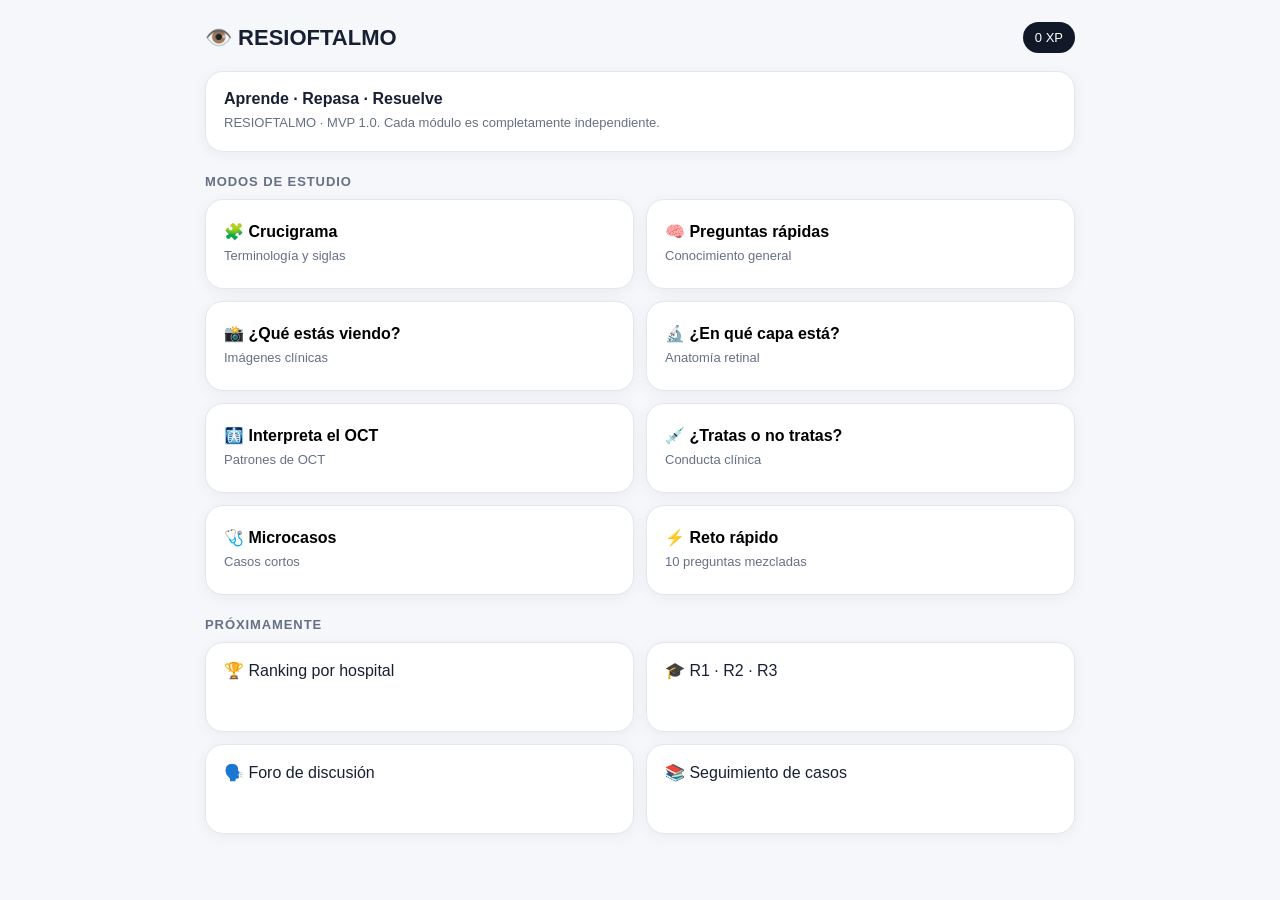
<file: index.html>
<!doctype html><html lang="es"><head><meta charset="utf-8"><meta name="viewport" content="width=device-width,initial-scale=1"><meta name="theme-color" content="#111827"><title>Inicio · RESIOFTALMO</title><style>*{box-sizing:border-box}body{margin:0;font-family:-apple-system,BlinkMacSystemFont,"Segoe UI",Arial,sans-serif;background:#f5f7fb;color:#172033}main{max-width:900px;margin:auto;padding:22px 15px}.top{display:flex;justify-content:space-between;align-items:center;margin-bottom:18px}.brand{font-weight:900;font-size:22px}.xp{background:#111827;color:white;border-radius:999px;padding:8px 12px;font-size:13px}.card,.mode,.box,.feedback{background:white;border:1px solid #e1e6ef;border-radius:18px;padding:18px;box-shadow:0 3px 15px rgba(0,0,0,.05)}.grid{display:grid;grid-template-columns:1fr 1fr;gap:12px}.mode{min-height:90px;text-align:left;font-size:16px;cursor:pointer}.small{display:block;color:#667085;font-size:13px;line-height:1.45;margin-top:6px}.section{font-size:13px;font-weight:800;color:#667085;letter-spacing:.07em;text-transform:uppercase;margin:22px 0 10px}.back{border:0;background:none;padding:5px 0 12px;font-size:15px;cursor:pointer}.badge{display:inline-block;background:#e8eefc;color:#304a9a;border-radius:999px;padding:6px 10px;font-size:12px;font-weight:800}.question{font-size:21px;font-weight:800;line-height:1.35;margin:15px 0}.answers{display:grid;gap:10px}.answer,.primary{width:100%;border:1px solid #d5dbe5;background:white;border-radius:13px;padding:14px;text-align:left;font-size:16px;cursor:pointer}.answer.correct{background:#e9f8ef;border-color:#198754}.answer.wrong{background:#fff0f0;border-color:#c92a2a}.primary{background:#111827;color:white;text-align:center;margin-top:14px}.hidden{display:none!important}.feedback{margin-top:14px;line-height:1.5}.clinical-img{width:100%;max-height:430px;object-fit:contain;background:#111827;border-radius:16px;margin:12px 0}.source{font-size:11px;color:#667085;margin-top:8px}@media(max-width:650px){.grid{grid-template-columns:1fr}.question{font-size:19px}}</style></head><body><main><div class="top"><div class="brand">👁️ RESIOFTALMO</div><div class="xp" id="xp">0 XP</div></div><div class="card"><b>Aprende · Repasa · Resuelve</b><span class="small">RESIOFTALMO · MVP 1.0. Cada módulo es completamente independiente.</span></div><div class="section">Modos de estudio</div><div class="grid">
<button class="mode" onclick="location.href='crucigrama.html'"><b>🧩 Crucigrama</b><span class="small">Terminología y siglas</span></button>
<button class="mode" onclick="location.href='preguntas.html'"><b>🧠 Preguntas rápidas</b><span class="small">Conocimiento general</span></button>
<button class="mode" onclick="location.href='que-ves.html'"><b>📸 ¿Qué estás viendo?</b><span class="small">Imágenes clínicas</span></button>
<button class="mode" onclick="location.href='capas.html'"><b>🔬 ¿En qué capa está?</b><span class="small">Anatomía retinal</span></button>
<button class="mode" onclick="location.href='oct.html'"><b>🩻 Interpreta el OCT</b><span class="small">Patrones de OCT</span></button>
<button class="mode" onclick="location.href='tratamiento.html'"><b>💉 ¿Tratas o no tratas?</b><span class="small">Conducta clínica</span></button>
<button class="mode" onclick="location.href='microcasos.html'"><b>🩺 Microcasos</b><span class="small">Casos cortos</span></button>
<button class="mode" onclick="location.href='reto.html'"><b>⚡ Reto rápido</b><span class="small">10 preguntas mezcladas</span></button></div>
<div class="section">Próximamente</div><div class="grid"><div class="mode">🏆 Ranking por hospital</div><div class="mode">🎓 R1 · R2 · R3</div><div class="mode">🗣️ Foro de discusión</div><div class="mode">📚 Seguimiento de casos</div></div></main><script>let XP=Number(localStorage.getItem("resioftalmoXP")||0);function updateXP(){document.getElementById("xp").textContent=XP+" XP"}function home(){location.href="index.html"}function addXP(){XP+=100;localStorage.setItem("resioftalmoXP",XP);updateXP()}updateXP();</script></body></html>
</file>
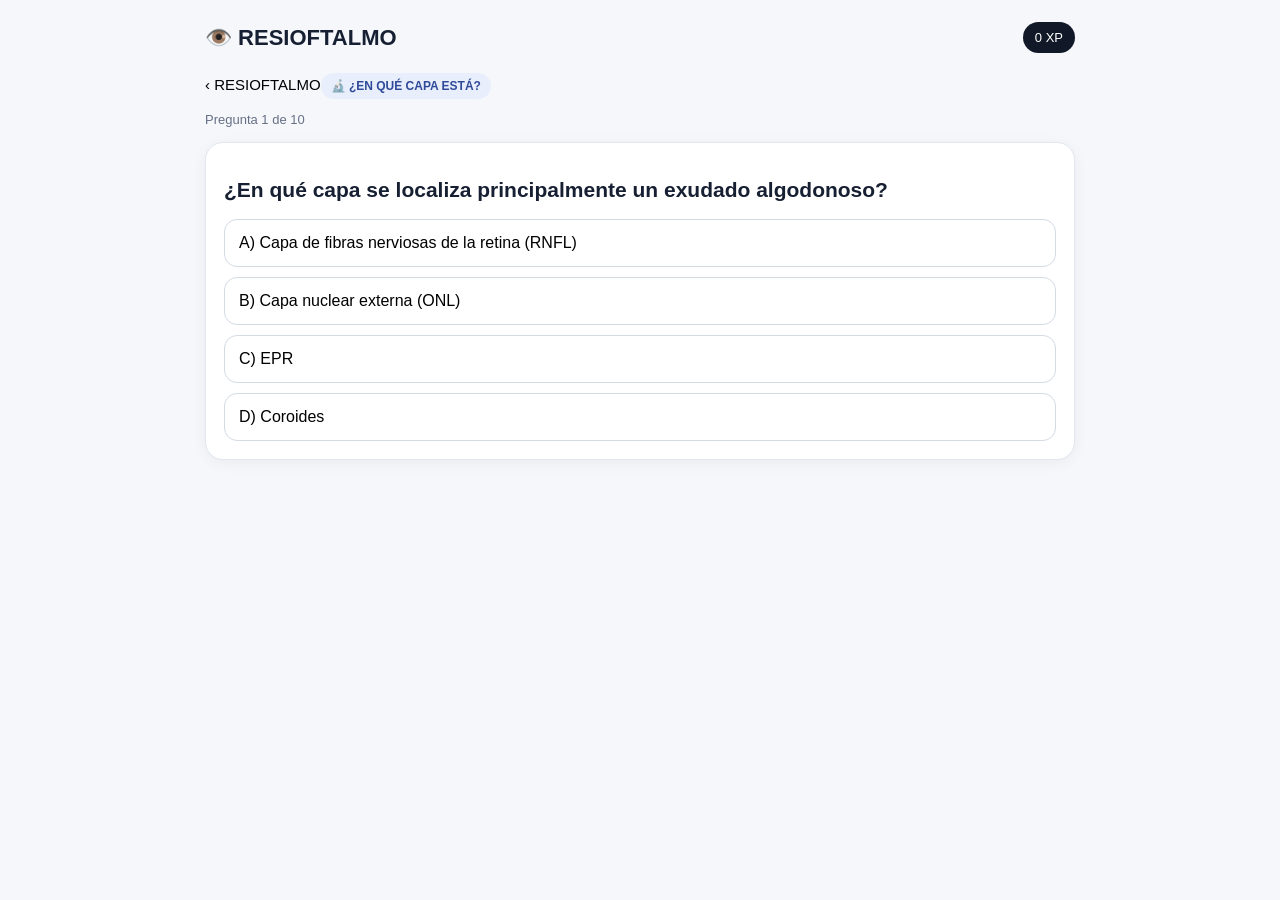
<file: capas.html>
<!doctype html><html lang="es"><head><meta charset="utf-8"><meta name="viewport" content="width=device-width,initial-scale=1"><meta name="theme-color" content="#111827"><title>🔬 ¿EN QUÉ CAPA ESTÁ? · RESIOFTALMO</title><style>*{box-sizing:border-box}body{margin:0;font-family:-apple-system,BlinkMacSystemFont,"Segoe UI",Arial,sans-serif;background:#f5f7fb;color:#172033}main{max-width:900px;margin:auto;padding:22px 15px}.top{display:flex;justify-content:space-between;align-items:center;margin-bottom:18px}.brand{font-weight:900;font-size:22px}.xp{background:#111827;color:white;border-radius:999px;padding:8px 12px;font-size:13px}.card,.mode,.box,.feedback{background:white;border:1px solid #e1e6ef;border-radius:18px;padding:18px;box-shadow:0 3px 15px rgba(0,0,0,.05)}.grid{display:grid;grid-template-columns:1fr 1fr;gap:12px}.mode{min-height:90px;text-align:left;font-size:16px;cursor:pointer}.small{display:block;color:#667085;font-size:13px;line-height:1.45;margin-top:6px}.section{font-size:13px;font-weight:800;color:#667085;letter-spacing:.07em;text-transform:uppercase;margin:22px 0 10px}.back{border:0;background:none;padding:5px 0 12px;font-size:15px;cursor:pointer}.badge{display:inline-block;background:#e8eefc;color:#304a9a;border-radius:999px;padding:6px 10px;font-size:12px;font-weight:800}.question{font-size:21px;font-weight:800;line-height:1.35;margin:15px 0}.answers{display:grid;gap:10px}.answer,.primary{width:100%;border:1px solid #d5dbe5;background:white;border-radius:13px;padding:14px;text-align:left;font-size:16px;cursor:pointer}.answer.correct{background:#e9f8ef;border-color:#198754}.answer.wrong{background:#fff0f0;border-color:#c92a2a}.primary{background:#111827;color:white;text-align:center;margin-top:14px}.hidden{display:none!important}.feedback{margin-top:14px;line-height:1.5}.clinical-img{width:100%;max-height:430px;object-fit:contain;background:#111827;border-radius:16px;margin:12px 0}.source{font-size:11px;color:#667085;margin-top:8px}@media(max-width:650px){.grid{grid-template-columns:1fr}.question{font-size:19px}}</style></head><body><main><div class="top"><div class="brand">👁️ RESIOFTALMO</div><div class="xp" id="xp">0 XP</div></div><button class="back" onclick="home()">‹ RESIOFTALMO</button><span class="badge">🔬 ¿EN QUÉ CAPA ESTÁ?</span><div class="small" id="count"></div><div class="box" style="margin-top:12px"><div id="q"></div><div id="answers" class="answers"></div><div id="fb" class="feedback hidden"></div><button class="primary hidden" id="next">Continuar →</button></div></main><script>let XP=Number(localStorage.getItem("resioftalmoXP")||0);function updateXP(){document.getElementById("xp").textContent=XP+" XP"}function home(){location.href="index.html"}function addXP(){XP+=100;localStorage.setItem("resioftalmoXP",XP);updateXP()}updateXP();const QS=[["¿En qué capa se localiza principalmente un exudado algodonoso?",["Capa de fibras nerviosas de la retina (RNFL)","Capa nuclear externa (ONL)","EPR","Coroides"],0,"Se relaciona con la capa de fibras nerviosas de la retina (RNFL, Retinal Nerve Fiber Layer).","Anatomía"],["En OCT, ¿qué patrón es compatible con una lesión isquémica superficial como un exudado algodonoso?",["Hiperreflectividad de capas internas","Líquido subretiniano","PED","Cavidad vítrea"],0,"Las lesiones isquémicas agudas de la retina interna pueden mostrar hiperreflectividad de las capas internas.","OCT"],["¿Qué estructura contiene los fotorreceptores?",["Retina neurosensorial","Coroides exclusivamente","Vítreo","Esclera"],0,"Los conos y bastones forman parte de la retina neurosensorial.","Anatomía retinal"],["¿Qué capa se encuentra directamente externa a los fotorreceptores en la organización clínica del OCT?",["Epitelio pigmentario de la retina (EPR)","RNFL","ILM","Vítreo"],0,"El EPR está externo a los segmentos de los fotorreceptores y participa en su soporte metabólico.","Anatomía OCT"],["ILM significa:",["Internal Limiting Membrane — membrana limitante interna","Inner Lens Membrane","Internal Macular Layer","Intermediate Limiting Macula"],0,"ILM es la membrana limitante interna, en la interfaz retina-vítreo.","OCT"],["RNFL significa:",["Retinal Nerve Fiber Layer — capa de fibras nerviosas de la retina","Retinal Nuclear Fiber Layer","Retinal Neurovascular Flow Layer","Retinal Foveal Nerve Layer"],0,"RNFL corresponde a la capa de fibras nerviosas de la retina.","OCT"],["GCC significa:",["Ganglion Cell Complex — complejo de células ganglionares","Glial Choroidal Complex","Ganglion Capillary Circle","Global Choroidal Count"],0,"GCC agrupa capas relacionadas con células ganglionares y sus prolongaciones; es usado en análisis de glaucoma.","OCT"],["¿Qué patrón de OCT corresponde a edema intrarretiniano?",["Espacios hiporreflectivos dentro de la retina","Espacio entre retina y EPR","Elevación del EPR exclusivamente","Hiperreflectividad coroidea aislada"],0,"El líquido intrarretiniano suele verse como espacios hiporreflectivos/císticos dentro de la retina.","OCT"],["DME significa:",["Diabetic Macular Edema — edema macular diabético","Dry Macular Epithelium","Diabetic Microvascular Exudation","Diffuse Macular Epithelium"],0,"DME es edema macular diabético.","DME"],["¿Cuál es una herramienta clave para cuantificar edema macular y caracterizar líquido?",["OCT","Paquimetría corneal","Campimetría exclusivamente","Topografía corneal"],0,"La OCT permite identificar y seguir líquido intrarretiniano, subretiniano y cambios estructurales maculares.","DME"]];let i=0,errors=0;function draw(){let z=QS[i];document.getElementById("count").textContent="Pregunta "+(i+1)+" de "+QS.length;document.getElementById("q").innerHTML="<div class='question'>"+z[0]+"</div>";document.getElementById("answers").innerHTML=z[1].map((a,n)=>"<button class='answer' onclick='pick("+n+")'>"+String.fromCharCode(65+n)+") "+a+"</button>").join("");document.getElementById("fb").classList.add("hidden");document.getElementById("next").classList.add("hidden")}function pick(n){let z=QS[i],bs=[...document.querySelectorAll(".answer")],ok=n===z[2];bs[z[2]].classList.add("correct");bs.forEach(b=>b.disabled=true);if(ok)addXP();else{bs[n].classList.add("wrong");errors++}document.getElementById("fb").innerHTML=(ok?"🎯 <b>Correcto.</b> +100 XP":"❌ <b>Incorrecto.</b>")+"<br><br><b>Perla:</b> "+z[3];document.getElementById("fb").classList.remove("hidden");document.getElementById("next").classList.remove("hidden")}document.getElementById("next").onclick=function(){i++;if(i>=QS.length){document.getElementById("q").innerHTML="<div class='question'>🎉 Ronda terminada</div>";document.getElementById("answers").innerHTML="<div class='card'>Errores: "+errors+" · XP total: "+XP+"</div>";document.getElementById("fb").classList.add("hidden");document.getElementById("next").classList.add("hidden")}else draw()};draw();</script></body></html>
</file>
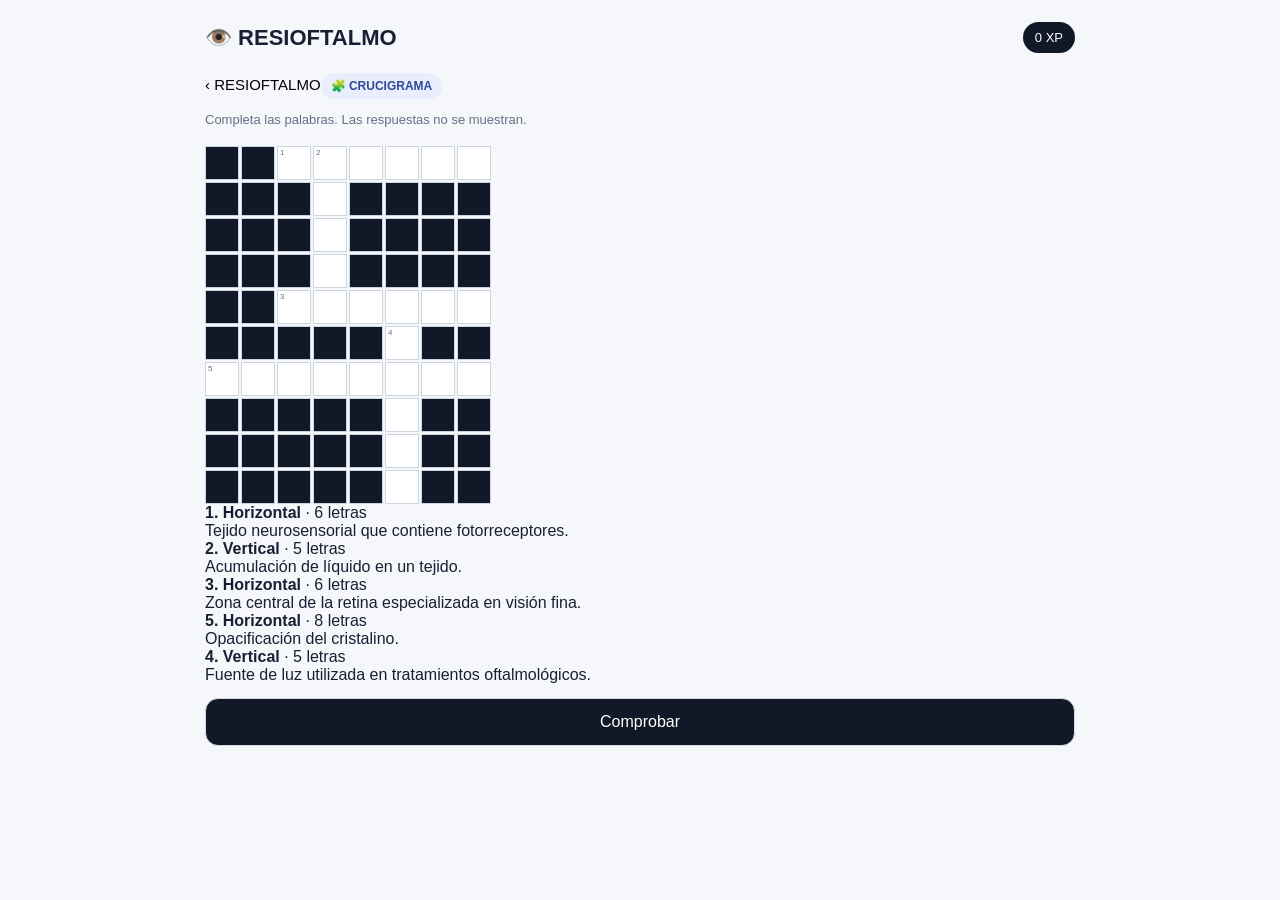
<file: crucigrama.html>
<!doctype html><html lang="es"><head><meta charset="utf-8"><meta name="viewport" content="width=device-width,initial-scale=1"><title>Crucigrama · RESIOFTALMO</title><style>*{box-sizing:border-box}body{margin:0;font-family:-apple-system,BlinkMacSystemFont,"Segoe UI",Arial,sans-serif;background:#f5f7fb;color:#172033}main{max-width:900px;margin:auto;padding:22px 15px}.top{display:flex;justify-content:space-between;align-items:center;margin-bottom:18px}.brand{font-weight:900;font-size:22px}.xp{background:#111827;color:white;border-radius:999px;padding:8px 12px;font-size:13px}.card,.mode,.box,.feedback{background:white;border:1px solid #e1e6ef;border-radius:18px;padding:18px;box-shadow:0 3px 15px rgba(0,0,0,.05)}.grid{display:grid;grid-template-columns:1fr 1fr;gap:12px}.mode{min-height:90px;text-align:left;font-size:16px;cursor:pointer}.small{display:block;color:#667085;font-size:13px;line-height:1.45;margin-top:6px}.section{font-size:13px;font-weight:800;color:#667085;letter-spacing:.07em;text-transform:uppercase;margin:22px 0 10px}.back{border:0;background:none;padding:5px 0 12px;font-size:15px;cursor:pointer}.badge{display:inline-block;background:#e8eefc;color:#304a9a;border-radius:999px;padding:6px 10px;font-size:12px;font-weight:800}.question{font-size:21px;font-weight:800;line-height:1.35;margin:15px 0}.answers{display:grid;gap:10px}.answer,.primary{width:100%;border:1px solid #d5dbe5;background:white;border-radius:13px;padding:14px;text-align:left;font-size:16px;cursor:pointer}.answer.correct{background:#e9f8ef;border-color:#198754}.answer.wrong{background:#fff0f0;border-color:#c92a2a}.primary{background:#111827;color:white;text-align:center;margin-top:14px}.hidden{display:none!important}.feedback{margin-top:14px;line-height:1.5}.clinical-img{width:100%;max-height:430px;object-fit:contain;background:#111827;border-radius:16px;margin:12px 0}.source{font-size:11px;color:#667085;margin-top:8px}@media(max-width:650px){.grid{grid-template-columns:1fr}.question{font-size:19px}}</style></head><body><main><div class="top"><div class="brand">👁️ RESIOFTALMO</div><div class="xp" id="xp">0 XP</div></div><button class="back" onclick="home()">‹ RESIOFTALMO</button><span class="badge">🧩 CRUCIGRAMA</span><div class="small">Completa las palabras. Las respuestas no se muestran.</div><div id="grid" style="overflow:auto;margin-top:16px"></div><div id="clues" class="clues"></div><button class="primary" onclick="check()">Comprobar</button><div id="result" class="feedback hidden"></div></main><script>let XP=Number(localStorage.getItem("resioftalmoXP")||0);function updateXP(){document.getElementById("xp").textContent=XP+" XP"}function home(){location.href="index.html"}function addXP(){XP+=100;localStorage.setItem("resioftalmoXP",XP);updateXP()}updateXP();const D={"rows":10,"cols":8,"cells":[{"r":0,"c":2,"ch":"R"},{"r":0,"c":3,"ch":"E"},{"r":0,"c":4,"ch":"T"},{"r":0,"c":5,"ch":"I"},{"r":0,"c":6,"ch":"N"},{"r":0,"c":7,"ch":"A"},{"r":1,"c":3,"ch":"D"},{"r":2,"c":3,"ch":"E"},{"r":3,"c":3,"ch":"M"},{"r":4,"c":3,"ch":"A"},{"r":4,"c":2,"ch":"M"},{"r":4,"c":4,"ch":"C"},{"r":4,"c":5,"ch":"U"},{"r":4,"c":6,"ch":"L"},{"r":4,"c":7,"ch":"A"},{"r":6,"c":0,"ch":"C"},{"r":6,"c":1,"ch":"A"},{"r":6,"c":2,"ch":"T"},{"r":6,"c":3,"ch":"A"},{"r":6,"c":4,"ch":"R"},{"r":6,"c":5,"ch":"A"},{"r":6,"c":6,"ch":"T"},{"r":6,"c":7,"ch":"A"},{"r":5,"c":5,"ch":"L"},{"r":7,"c":5,"ch":"S"},{"r":8,"c":5,"ch":"E"},{"r":9,"c":5,"ch":"R"}],"words":[{"word":"RETINA","dir":"H","r":0,"c":2,"clue":"Tejido neurosensorial que contiene fotorreceptores.","num":1},{"word":"EDEMA","dir":"V","r":0,"c":3,"clue":"Acumulación de líquido en un tejido.","num":2},{"word":"MACULA","dir":"H","r":4,"c":2,"clue":"Zona central de la retina especializada en visión fina.","num":3},{"word":"CATARATA","dir":"H","r":6,"c":0,"clue":"Opacificación del cristalino.","num":5},{"word":"LASER","dir":"V","r":5,"c":5,"clue":"Fuente de luz utilizada en tratamientos oftalmológicos.","num":4}]};const M={};D.cells.forEach(x=>M[x.r+"-"+x.c]=x);const G=document.getElementById("grid"),T=document.createElement("div");T.style.cssText="display:grid;grid-template-columns:repeat("+D.cols+",34px);gap:2px";for(let r=0;r<D.rows;r++)for(let c=0;c<D.cols;c++){let x=M[r+"-"+c],d=document.createElement("div");d.style.cssText="width:34px;height:34px;position:relative;background:"+(x?"white":"#111827")+";border:1px solid #cbd5e1";if(x){let inp=document.createElement("input");inp.maxLength=1;inp.dataset.answer=x.ch;inp.style.cssText="width:100%;height:100%;border:0;background:transparent;text-align:center;font-weight:800;font-size:18px;text-transform:uppercase";d.appendChild(inp);let w=D.words.find(w=>w.r===r&&w.c===c);if(w){let n=document.createElement("span");n.textContent=w.num;n.style.cssText="position:absolute;top:1px;left:2px;font-size:8px;color:#667085";d.appendChild(n)}}T.appendChild(d)}G.appendChild(T);D.words.forEach(w=>{let d=document.createElement("div");d.className="clue";d.innerHTML="<b>"+w.num+". "+(w.dir==="H"?"Horizontal":"Vertical")+"</b> · "+w.word.length+" letras<br>"+w.clue;document.getElementById("clues").appendChild(d)});function check(){let a=[...document.querySelectorAll("input")],ok=0;a.forEach(x=>{if(x.value.toUpperCase()===x.dataset.answer){x.style.color="green";ok++}else x.style.color="crimson"});result.innerHTML=ok===a.length?"🎯 <b>¡Correcto!</b>":"Correctas: "+ok+" de "+a.length;result.classList.remove("hidden")}</script></body></html>
</file>
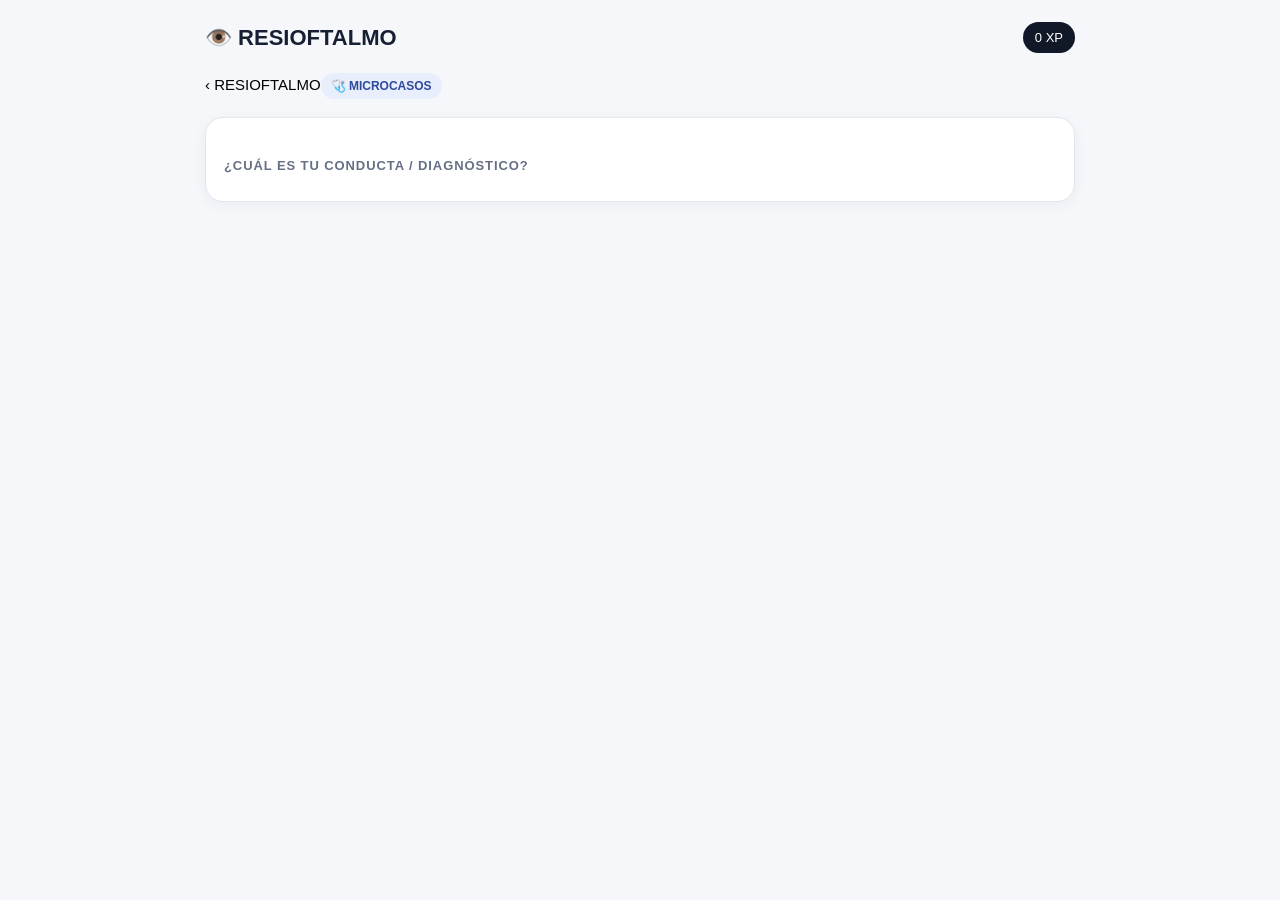
<file: microcasos.html>
<!doctype html><html lang="es"><head><meta charset="utf-8"><meta name="viewport" content="width=device-width,initial-scale=1"><title>Microcasos · RESIOFTALMO</title><style>*{box-sizing:border-box}body{margin:0;font-family:-apple-system,BlinkMacSystemFont,"Segoe UI",Arial,sans-serif;background:#f5f7fb;color:#172033}main{max-width:900px;margin:auto;padding:22px 15px}.top{display:flex;justify-content:space-between;align-items:center;margin-bottom:18px}.brand{font-weight:900;font-size:22px}.xp{background:#111827;color:white;border-radius:999px;padding:8px 12px;font-size:13px}.card,.mode,.box,.feedback{background:white;border:1px solid #e1e6ef;border-radius:18px;padding:18px;box-shadow:0 3px 15px rgba(0,0,0,.05)}.grid{display:grid;grid-template-columns:1fr 1fr;gap:12px}.mode{min-height:90px;text-align:left;font-size:16px;cursor:pointer}.small{display:block;color:#667085;font-size:13px;line-height:1.45;margin-top:6px}.section{font-size:13px;font-weight:800;color:#667085;letter-spacing:.07em;text-transform:uppercase;margin:22px 0 10px}.back{border:0;background:none;padding:5px 0 12px;font-size:15px;cursor:pointer}.badge{display:inline-block;background:#e8eefc;color:#304a9a;border-radius:999px;padding:6px 10px;font-size:12px;font-weight:800}.question{font-size:21px;font-weight:800;line-height:1.35;margin:15px 0}.answers{display:grid;gap:10px}.answer,.primary{width:100%;border:1px solid #d5dbe5;background:white;border-radius:13px;padding:14px;text-align:left;font-size:16px;cursor:pointer}.answer.correct{background:#e9f8ef;border-color:#198754}.answer.wrong{background:#fff0f0;border-color:#c92a2a}.primary{background:#111827;color:white;text-align:center;margin-top:14px}.hidden{display:none!important}.feedback{margin-top:14px;line-height:1.5}.clinical-img{width:100%;max-height:430px;object-fit:contain;background:#111827;border-radius:16px;margin:12px 0}.source{font-size:11px;color:#667085;margin-top:8px}@media(max-width:650px){.grid{grid-template-columns:1fr}.question{font-size:19px}}</style></head><body><main><div class="top"><div class="brand">👁️ RESIOFTALMO</div><div class="xp" id="xp">0 XP</div></div><button class="back" onclick="home()">‹ RESIOFTALMO</button><span class="badge">🩺 MICROCASOS</span><div class="small" id="count"></div><div class="box" style="margin-top:12px"><div id="case"></div><div class="section">¿Cuál es tu conducta / diagnóstico?</div><div id="answers" class="answers"></div><div id="fb" class="feedback hidden"></div><button class="primary hidden" id="next">Siguiente caso →</button></div></main><script>let XP=Number(localStorage.getItem("resioftalmoXP")||0);function updateXP(){document.getElementById("xp").textContent=XP+" XP"}function home(){location.href="index.html"}function addXP(){XP+=100;localStorage.setItem("resioftalmoXP",XP);updateXP()}updateXP();const C=[["Paciente de 58 años con diabetes de 15 años. Fondo de ojo: microaneurismas, hemorragias puntiformes y exudados duros, sin neovascularización. ¿Cuál es el diagnóstico?",["Retinopatía diabética no proliferativa","Retinopatía diabética proliferativa","Oclusión venosa","Degeneración macular"],0,"La ausencia de neovasos y estos hallazgos corresponden a retinopatía diabética no proliferativa."],["Paciente de 67 años con pérdida visual central y metamorfopsia. OCT: líquido intrarretiniano y subretiniano con lesión neovascular subfoveal. ¿Cuál es la conducta inicial?",["Observación","Anti-VEGF intravítreo","Fotocoagulación panretiniana","Capsulotomía YAG"],1,"El cuadro es compatible con DMAE neovascular activa; el tratamiento inicial es anti-VEGF intravítreo."],["Paciente de 72 años con PIO 26 mmHg, ángulo abierto, adelgazamiento inferior de RNFL y defecto arcuato superior en campimetría. ¿Diagnóstico?",["Hipertensión ocular aislada","Glaucoma primario de ángulo abierto","Glaucoma de ángulo cerrado","Neuritis óptica"],1,"Existe daño estructural y funcional glaucomatoso con ángulo abierto."],["Paciente de 70 años con visión borrosa progresiva, glare nocturno y opacidad nuclear amarillenta del cristalino. ¿Qué esperas principalmente?",["Disminución visual progresiva","Pérdida súbita de visión","Defecto pupilar aferente como hallazgo principal","Diplopía binocular obligatoria"],0,"La catarata produce disminución visual progresiva, glare y pérdida de contraste."],["Niño de 4 años con endotropía constante desde los 8 meses, hipermetropía moderada y fijación preferencial del ojo izquierdo. ¿Qué conducta debe considerarse?",["Solo observar","Corrección óptica y valoración de ambliopía/estrabismo","Fotocoagulación","Cirugía de catarata"],1,"Hay que corregir la ametropía y valorar/tratar ambliopía y características del estrabismo."],["Paciente de 64 años con flashes, miodesopsias súbitas y hemorragia vítrea que impide visualizar la retina. ¿Qué estudio es especialmente útil?",["Ultrasonido ocular modo B","Paquimetría","Topografía corneal","Biometría"],0,"El ultrasonido modo B permite valorar la retina cuando el fondo no es visible."],["OCT: banda hiperreflectiva sobre la superficie interna de la retina con distorsión de la arquitectura macular. ¿Diagnóstico?",["Membrana epirretiniana","Desprendimiento total de retina","Hemorragia coroidea","Catarata"],0,"La membrana epirretiniana se localiza sobre la superficie interna de la retina y puede generar tracción."],["Paciente hipertenso con hemorragias en llama, exudados algodonosos y estrechamiento arteriolar. ¿Diagnóstico?",["Retinopatía hipertensiva","Retinopatía del prematuro","Retinitis por CMV","Desprendimiento de retina"],0,"Los hallazgos son característicos de retinopatía hipertensiva."]];let i=0,e=0;function draw(){let z=C[i];count.textContent="Caso "+(i+1)+" de "+C.length;case_.innerHTML="<div class='question'>"+z[0]+"</div>";answers.innerHTML=z[1].map((a,n)=>"<button class='answer' onclick='pick("+n+")'>"+String.fromCharCode(65+n)+") "+a+"</button>").join("");fb.classList.add("hidden");next.classList.add("hidden")}function pick(n){let z=C[i],bs=[...document.querySelectorAll(".answer")],ok=n===z[2];bs[z[2]].classList.add("correct");bs.forEach(b=>b.disabled=true);if(ok)addXP();else{bs[n].classList.add("wrong");e++}fb.innerHTML=(ok?"🎯 <b>Correcto.</b> +100 XP":"❌ <b>Incorrecto.</b>")+"<br><br><b>Razonamiento:</b> "+z[3];fb.classList.remove("hidden");next.classList.remove("hidden")}next.onclick=()=>{i++;if(i<C.length)draw();else{case_.innerHTML="<div class='question'>🎉 Casos terminados</div>";answers.innerHTML="<div class='card'>Errores: "+e+" · XP total: "+XP+"</div>";fb.classList.add("hidden");next.classList.add("hidden")}};const case_=document.getElementById("case"),answers=document.getElementById("answers"),fb=document.getElementById("fb"),next=document.getElementById("next"),count=document.getElementById("count");draw();</script></body></html>
</file>
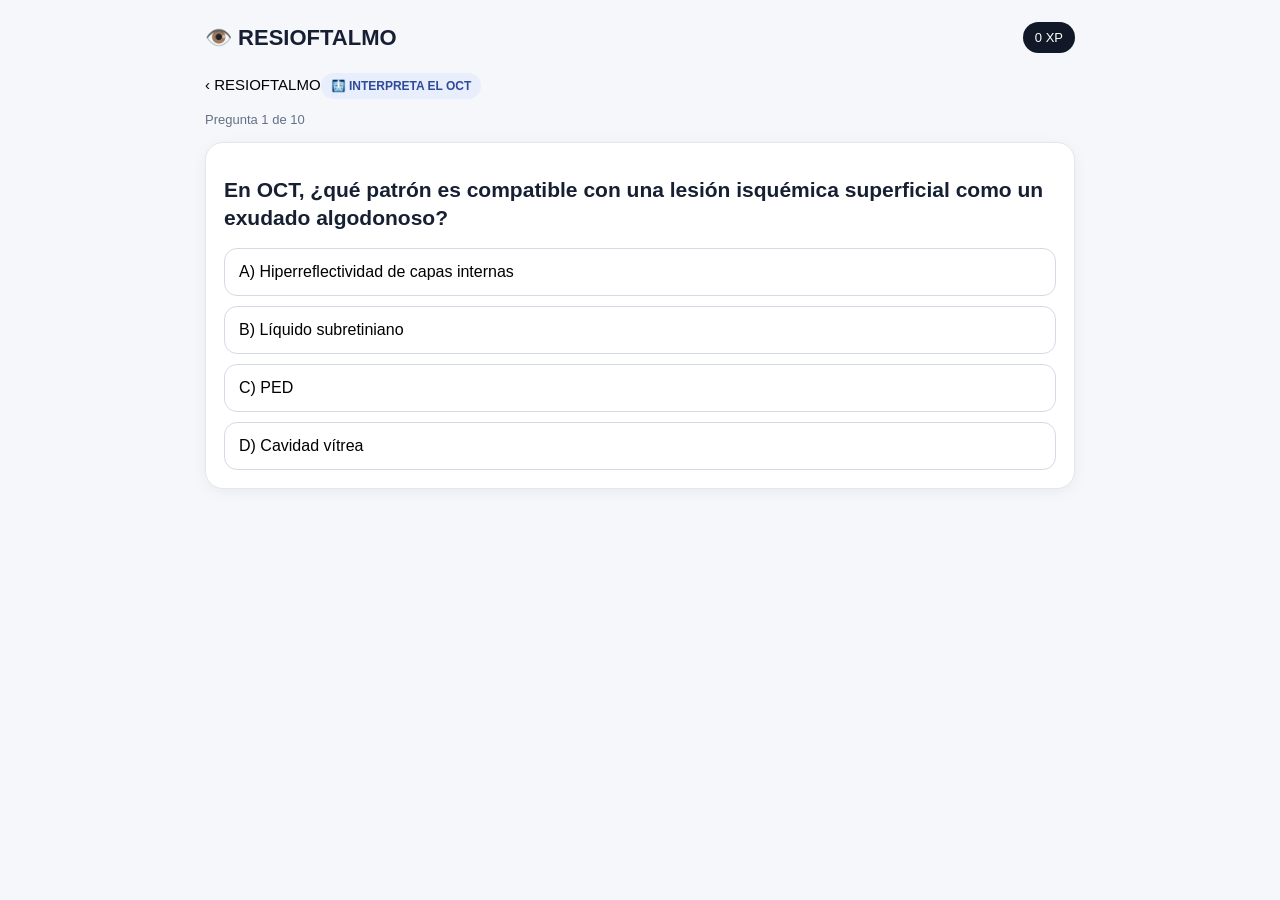
<file: oct.html>
<!doctype html><html lang="es"><head><meta charset="utf-8"><meta name="viewport" content="width=device-width,initial-scale=1"><meta name="theme-color" content="#111827"><title>🩻 INTERPRETA EL OCT · RESIOFTALMO</title><style>*{box-sizing:border-box}body{margin:0;font-family:-apple-system,BlinkMacSystemFont,"Segoe UI",Arial,sans-serif;background:#f5f7fb;color:#172033}main{max-width:900px;margin:auto;padding:22px 15px}.top{display:flex;justify-content:space-between;align-items:center;margin-bottom:18px}.brand{font-weight:900;font-size:22px}.xp{background:#111827;color:white;border-radius:999px;padding:8px 12px;font-size:13px}.card,.mode,.box,.feedback{background:white;border:1px solid #e1e6ef;border-radius:18px;padding:18px;box-shadow:0 3px 15px rgba(0,0,0,.05)}.grid{display:grid;grid-template-columns:1fr 1fr;gap:12px}.mode{min-height:90px;text-align:left;font-size:16px;cursor:pointer}.small{display:block;color:#667085;font-size:13px;line-height:1.45;margin-top:6px}.section{font-size:13px;font-weight:800;color:#667085;letter-spacing:.07em;text-transform:uppercase;margin:22px 0 10px}.back{border:0;background:none;padding:5px 0 12px;font-size:15px;cursor:pointer}.badge{display:inline-block;background:#e8eefc;color:#304a9a;border-radius:999px;padding:6px 10px;font-size:12px;font-weight:800}.question{font-size:21px;font-weight:800;line-height:1.35;margin:15px 0}.answers{display:grid;gap:10px}.answer,.primary{width:100%;border:1px solid #d5dbe5;background:white;border-radius:13px;padding:14px;text-align:left;font-size:16px;cursor:pointer}.answer.correct{background:#e9f8ef;border-color:#198754}.answer.wrong{background:#fff0f0;border-color:#c92a2a}.primary{background:#111827;color:white;text-align:center;margin-top:14px}.hidden{display:none!important}.feedback{margin-top:14px;line-height:1.5}.clinical-img{width:100%;max-height:430px;object-fit:contain;background:#111827;border-radius:16px;margin:12px 0}.source{font-size:11px;color:#667085;margin-top:8px}@media(max-width:650px){.grid{grid-template-columns:1fr}.question{font-size:19px}}</style></head><body><main><div class="top"><div class="brand">👁️ RESIOFTALMO</div><div class="xp" id="xp">0 XP</div></div><button class="back" onclick="home()">‹ RESIOFTALMO</button><span class="badge">🩻 INTERPRETA EL OCT</span><div class="small" id="count"></div><div class="box" style="margin-top:12px"><div id="q"></div><div id="answers" class="answers"></div><div id="fb" class="feedback hidden"></div><button class="primary hidden" id="next">Continuar →</button></div></main><script>let XP=Number(localStorage.getItem("resioftalmoXP")||0);function updateXP(){document.getElementById("xp").textContent=XP+" XP"}function home(){location.href="index.html"}function addXP(){XP+=100;localStorage.setItem("resioftalmoXP",XP);updateXP()}updateXP();const QS=[["En OCT, ¿qué patrón es compatible con una lesión isquémica superficial como un exudado algodonoso?",["Hiperreflectividad de capas internas","Líquido subretiniano","PED","Cavidad vítrea"],0,"Las lesiones isquémicas agudas de la retina interna pueden mostrar hiperreflectividad de las capas internas.","OCT"],["¿Qué patrón de OCT sugiere ERM?",["Banda hiperreflectiva sobre la superficie interna con distorsión","Espacio subretiniano aislado","PED sin tracción","Atrofia coroidea aislada"],0,"La ERM aparece como una banda hiperreflectiva sobre la superficie retinal interna y puede distorsionar la arquitectura macular.","ERM"],["SRF significa:",["Subretinal Fluid — líquido subretiniano","Superficial Retinal Fibrosis","Subfoveal Retinal Flow","Serous Retinal Fibrosis"],0,"SRF es líquido ubicado entre la retina neurosensorial y el EPR.","SRF"],["¿Dónde se localiza el líquido subretiniano en OCT?",["Entre retina neurosensorial y EPR","Dentro del vítreo","Dentro de la coroides","Entre córnea y cristalino"],0,"El SRF separa la retina neurosensorial del epitelio pigmentario de la retina.","SRF"],["PED significa:",["Pigment Epithelial Detachment — desprendimiento del epitelio pigmentario","Posterior Epiretinal Disorder","Peripheral Edema Detachment","Photoreceptor Epithelial Degeneration"],0,"PED es elevación/separación del EPR respecto de la membrana de Bruch.","PED"],["¿Qué es un agujero macular de espesor completo?",["Defecto de espesor completo de la retina neurosensorial en la fóvea","Desprendimiento del EPR","Hemorragia vítrea","Drusa blanda"],0,"El agujero macular de espesor completo atraviesa las capas neurosensoriales hasta la superficie interna.","Agujero macular"],["RNFL significa:",["Retinal Nerve Fiber Layer — capa de fibras nerviosas de la retina","Retinal Nuclear Fiber Layer","Retinal Neurovascular Flow Layer","Retinal Foveal Nerve Layer"],0,"RNFL corresponde a la capa de fibras nerviosas de la retina.","OCT"],["GCC significa:",["Ganglion Cell Complex — complejo de células ganglionares","Glial Choroidal Complex","Ganglion Capillary Circle","Global Choroidal Count"],0,"GCC agrupa capas relacionadas con células ganglionares y sus prolongaciones; es usado en análisis de glaucoma.","OCT"],["¿Qué patrón de OCT corresponde a edema intrarretiniano?",["Espacios hiporreflectivos dentro de la retina","Espacio entre retina y EPR","Elevación del EPR exclusivamente","Hiperreflectividad coroidea aislada"],0,"El líquido intrarretiniano suele verse como espacios hiporreflectivos/císticos dentro de la retina.","OCT"],["DME significa:",["Diabetic Macular Edema — edema macular diabético","Dry Macular Epithelium","Diabetic Microvascular Exudation","Diffuse Macular Epithelium"],0,"DME es edema macular diabético.","DME"]];let i=0,errors=0;function draw(){let z=QS[i];document.getElementById("count").textContent="Pregunta "+(i+1)+" de "+QS.length;document.getElementById("q").innerHTML="<div class='question'>"+z[0]+"</div>";document.getElementById("answers").innerHTML=z[1].map((a,n)=>"<button class='answer' onclick='pick("+n+")'>"+String.fromCharCode(65+n)+") "+a+"</button>").join("");document.getElementById("fb").classList.add("hidden");document.getElementById("next").classList.add("hidden")}function pick(n){let z=QS[i],bs=[...document.querySelectorAll(".answer")],ok=n===z[2];bs[z[2]].classList.add("correct");bs.forEach(b=>b.disabled=true);if(ok)addXP();else{bs[n].classList.add("wrong");errors++}document.getElementById("fb").innerHTML=(ok?"🎯 <b>Correcto.</b> +100 XP":"❌ <b>Incorrecto.</b>")+"<br><br><b>Perla:</b> "+z[3];document.getElementById("fb").classList.remove("hidden");document.getElementById("next").classList.remove("hidden")}document.getElementById("next").onclick=function(){i++;if(i>=QS.length){document.getElementById("q").innerHTML="<div class='question'>🎉 Ronda terminada</div>";document.getElementById("answers").innerHTML="<div class='card'>Errores: "+errors+" · XP total: "+XP+"</div>";document.getElementById("fb").classList.add("hidden");document.getElementById("next").classList.add("hidden")}else draw()};draw();</script></body></html>
</file>
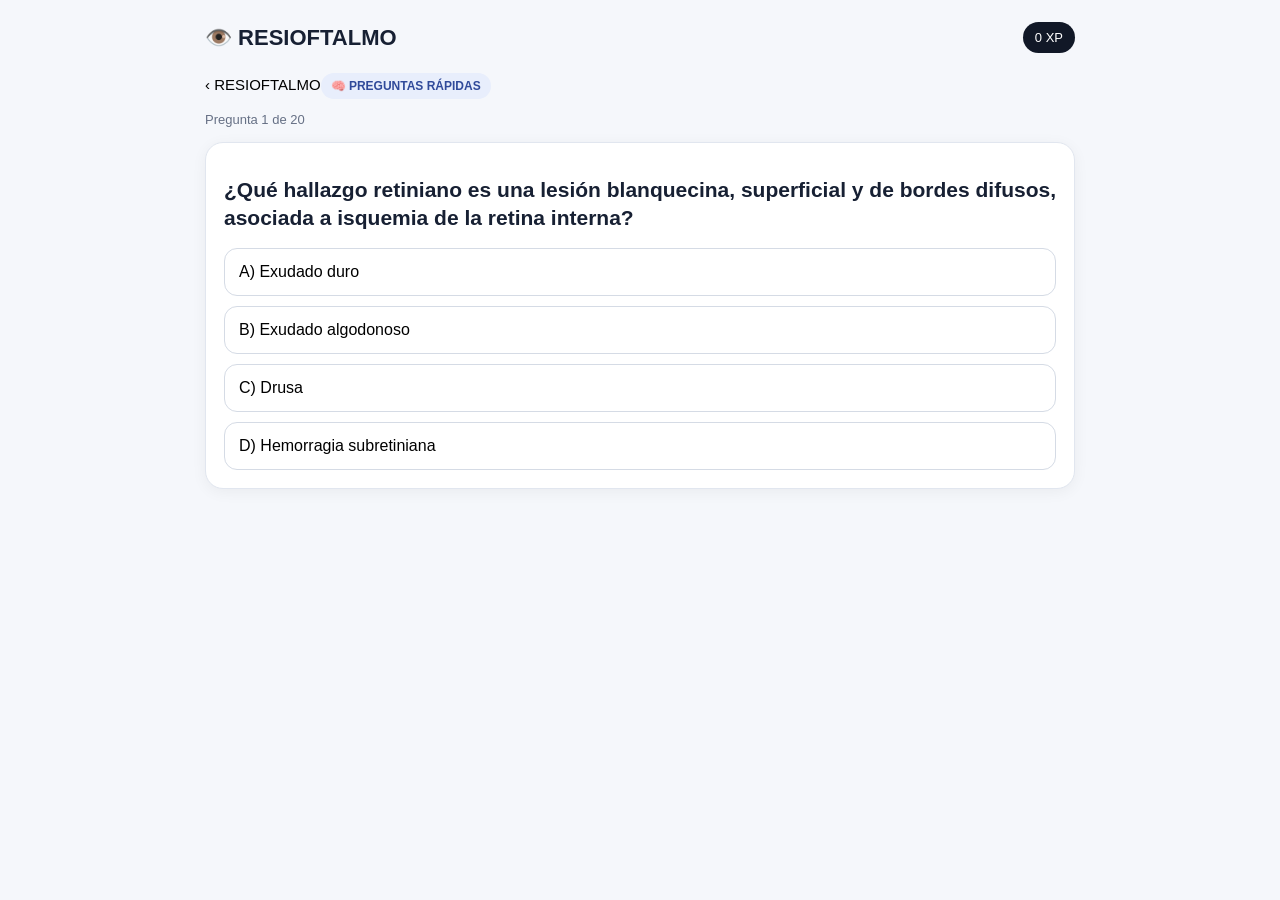
<file: preguntas.html>
<!doctype html><html lang="es"><head><meta charset="utf-8"><meta name="viewport" content="width=device-width,initial-scale=1"><meta name="theme-color" content="#111827"><title>🧠 PREGUNTAS RÁPIDAS · RESIOFTALMO</title><style>*{box-sizing:border-box}body{margin:0;font-family:-apple-system,BlinkMacSystemFont,"Segoe UI",Arial,sans-serif;background:#f5f7fb;color:#172033}main{max-width:900px;margin:auto;padding:22px 15px}.top{display:flex;justify-content:space-between;align-items:center;margin-bottom:18px}.brand{font-weight:900;font-size:22px}.xp{background:#111827;color:white;border-radius:999px;padding:8px 12px;font-size:13px}.card,.mode,.box,.feedback{background:white;border:1px solid #e1e6ef;border-radius:18px;padding:18px;box-shadow:0 3px 15px rgba(0,0,0,.05)}.grid{display:grid;grid-template-columns:1fr 1fr;gap:12px}.mode{min-height:90px;text-align:left;font-size:16px;cursor:pointer}.small{display:block;color:#667085;font-size:13px;line-height:1.45;margin-top:6px}.section{font-size:13px;font-weight:800;color:#667085;letter-spacing:.07em;text-transform:uppercase;margin:22px 0 10px}.back{border:0;background:none;padding:5px 0 12px;font-size:15px;cursor:pointer}.badge{display:inline-block;background:#e8eefc;color:#304a9a;border-radius:999px;padding:6px 10px;font-size:12px;font-weight:800}.question{font-size:21px;font-weight:800;line-height:1.35;margin:15px 0}.answers{display:grid;gap:10px}.answer,.primary{width:100%;border:1px solid #d5dbe5;background:white;border-radius:13px;padding:14px;text-align:left;font-size:16px;cursor:pointer}.answer.correct{background:#e9f8ef;border-color:#198754}.answer.wrong{background:#fff0f0;border-color:#c92a2a}.primary{background:#111827;color:white;text-align:center;margin-top:14px}.hidden{display:none!important}.feedback{margin-top:14px;line-height:1.5}.clinical-img{width:100%;max-height:430px;object-fit:contain;background:#111827;border-radius:16px;margin:12px 0}.source{font-size:11px;color:#667085;margin-top:8px}@media(max-width:650px){.grid{grid-template-columns:1fr}.question{font-size:19px}}</style></head><body><main><div class="top"><div class="brand">👁️ RESIOFTALMO</div><div class="xp" id="xp">0 XP</div></div><button class="back" onclick="home()">‹ RESIOFTALMO</button><span class="badge">🧠 PREGUNTAS RÁPIDAS</span><div class="small" id="count"></div><div class="box" style="margin-top:12px"><div id="q"></div><div id="answers" class="answers"></div><div id="fb" class="feedback hidden"></div><button class="primary hidden" id="next">Continuar →</button></div></main><script>let XP=Number(localStorage.getItem("resioftalmoXP")||0);function updateXP(){document.getElementById("xp").textContent=XP+" XP"}function home(){location.href="index.html"}function addXP(){XP+=100;localStorage.setItem("resioftalmoXP",XP);updateXP()}updateXP();const QS=[["¿Qué hallazgo retiniano es una lesión blanquecina, superficial y de bordes difusos, asociada a isquemia de la retina interna?",["Exudado duro","Exudado algodonoso","Drusa","Hemorragia subretiniana"],1,"El exudado algodonoso (cotton-wool spot) representa una zona de isquemia/infarcto de la capa de fibras nerviosas de la retina.","Exudado algodonoso"],["¿En qué capa se localiza principalmente un exudado algodonoso?",["Capa de fibras nerviosas de la retina (RNFL)","Capa nuclear externa (ONL)","EPR","Coroides"],0,"Se relaciona con la capa de fibras nerviosas de la retina (RNFL, Retinal Nerve Fiber Layer).","Anatomía"],["En OCT, ¿qué patrón es compatible con una lesión isquémica superficial como un exudado algodonoso?",["Hiperreflectividad de capas internas","Líquido subretiniano","PED","Cavidad vítrea"],0,"Las lesiones isquémicas agudas de la retina interna pueden mostrar hiperreflectividad de las capas internas.","OCT"],["¿Qué lesión corresponde a una pequeña dilatación sacular de un capilar retinal, típica de retinopatía diabética?",["Microaneurisma","IRMA","NVE","Drusa"],0,"El microaneurisma es una manifestación temprana de retinopatía diabética.","Retinopatía diabética"],["¿Qué son los exudados duros?",["Depósitos lipídicos/proteicos amarillentos","Infartos de la RNFL","Vasos nuevos","Líquido subretiniano"],0,"Son depósitos lipídicos/proteicos asociados a fuga vascular crónica, especialmente alrededor de edema retinal.","Exudado duro"],["¿Qué significa IRMA?",["Intraretinal Microvascular Abnormalities — anomalías microvasculares intrarretinianas","Internal Retinal Macular Atrophy","Intraocular Retinal Microaneurysm Area","Ischemic Retinal Macular Artery"],0,"IRMA son anomalías microvasculares intrarretinianas; se asocian con isquemia y NPDR severa cuando son prominentes en el criterio 4-2-1.","IRMA"],["Según la regla 4-2-1, ¿qué hallazgo por sí solo puede clasificar la NPDR como severa?",["IRMA prominentes en ≥1 cuadrante","Un microaneurisma aislado","Un exudado duro","Una drusa"],0,"La regla 4-2-1 incluye IRMA prominentes en al menos un cuadrante como criterio de NPDR severa.","4-2-1"],["Según 4-2-1, ¿qué patrón de hemorragias/microaneurismas corresponde a NPDR severa?",["4 cuadrantes","1 cuadrante","2 cuadrantes","Solo polo posterior"],0,"Hemorragias/microaneurismas en 4 cuadrantes cumplen el criterio '4'.","4-2-1"],["Según 4-2-1, ¿qué patrón de venous beading corresponde a NPDR severa?",["2 cuadrantes","1 cuadrante","4 cuadrantes","Ninguno"],0,"El venous beading en al menos 2 cuadrantes cumple el criterio '2'.","4-2-1"],["¿Qué hallazgo convierte la retinopatía diabética en proliferativa?",["Neovascularización","Microaneurismas","Exudados duros","Hemorragias aisladas"],0,"La neovascularización retiniana o del disco define la categoría proliferativa.","PDR"],["NVD significa:",["Neovascularization of the Disc — neovascularización del disco","Nerve Vascular Disease","New Vessel Diameter","Neurovascular Disc Degeneration"],0,"NVD es neovascularización del disco óptico.","NVD"],["NVE significa:",["Neovascularization Elsewhere — neovascularización en otra localización de la retina","New Vitreous Edema","Neural Vascular Elevation","Nerve Vein Exudation"],0,"NVE se usa para neovascularización fuera del disco.","NVE"],["¿Qué tratamiento ha sido fundamental para reducir el riesgo de pérdida visual grave en PDR?",["Fotocoagulación panretiniana (PRP, Panretinal Photocoagulation)","Láser YAG posterior","Láser focal corneal","Observación en todos los casos"],0,"La PRP es un tratamiento fundamental de la PDR; la conducta se individualiza y puede incluir anti-VEGF o cirugía según el caso.","PRP"],["¿Qué tratamiento se utiliza para una rotura retinal sintomática con retina aplicada?",["Retinopexia con láser o crioterapia","PRP completa siempre","Oclusión ocular","Láser YAG"],0,"Las roturas sintomáticas con tracción pueden requerir retinopexia para crear una adhesión alrededor de la lesión.","Rotura retinal"],["¿Cuál es el mecanismo del desprendimiento de retina regmatógeno?",["Paso de líquido vítreo a través de una rotura al espacio subretiniano","Fuga exclusivamente coroidea","Tracción del nervio óptico","Opacificación del cristalino"],0,"Una rotura permite el paso de líquido al espacio subretiniano y separa la retina neurosensorial del EPR.","Desprendimiento de retina"],["PVD significa:",["Posterior Vitreous Detachment — desprendimiento vítreo posterior","Peripheral Vascular Disease","Posterior Vascular Degeneration","Primary Vitreous Disorder"],0,"PVD corresponde a desprendimiento vítreo posterior.","PVD"],["En un PVD sintomático, ¿qué hallazgo aumenta la sospecha de rotura retinal?",["Hemorragia vítrea o pigmento en vítreo","Catarata leve","Pingüécula","Ojo seco"],0,"La hemorragia vítrea o pigmento puede acompañar una rotura retinal y obliga a una evaluación cuidadosa.","PVD"],["¿Qué síntoma es clásico de tracción vítreorretiniana aguda?",["Fotopsias y miodesopsias nuevas","Diplopía monocular exclusivamente","Dolor intenso siempre","Prurito"],0,"Las fotopsias y nuevas miodesopsias son síntomas de alarma ante PVD/rotura retinal.","PVD"],["¿Qué estudio no puede descartar por sí solo una rotura retinal pequeña?",["Ultrasonido ocular","Oftalmoscopía indirecta con indentación","Biomicroscopía con lente apropiada","Examen periférico dilatado"],0,"El ultrasonido puede ser útil cuando los medios están opacos, pero no excluye todas las roturas pequeñas.","PVD"],["¿Qué es una membrana epirretiniana (ERM, Epiretinal Membrane)?",["Una proliferación fibrocelular sobre la superficie retinal interna","Líquido subretiniano","Desprendimiento del EPR","Hemorragia vítrea"],0,"La ERM se localiza sobre la superficie interna de la retina y puede producir tracción y metamorfopsias.","ERM"]];let i=0,errors=0;function draw(){let z=QS[i];document.getElementById("count").textContent="Pregunta "+(i+1)+" de "+QS.length;document.getElementById("q").innerHTML="<div class='question'>"+z[0]+"</div>";document.getElementById("answers").innerHTML=z[1].map((a,n)=>"<button class='answer' onclick='pick("+n+")'>"+String.fromCharCode(65+n)+") "+a+"</button>").join("");document.getElementById("fb").classList.add("hidden");document.getElementById("next").classList.add("hidden")}function pick(n){let z=QS[i],bs=[...document.querySelectorAll(".answer")],ok=n===z[2];bs[z[2]].classList.add("correct");bs.forEach(b=>b.disabled=true);if(ok)addXP();else{bs[n].classList.add("wrong");errors++}document.getElementById("fb").innerHTML=(ok?"🎯 <b>Correcto.</b> +100 XP":"❌ <b>Incorrecto.</b>")+"<br><br><b>Perla:</b> "+z[3];document.getElementById("fb").classList.remove("hidden");document.getElementById("next").classList.remove("hidden")}document.getElementById("next").onclick=function(){i++;if(i>=QS.length){document.getElementById("q").innerHTML="<div class='question'>🎉 Ronda terminada</div>";document.getElementById("answers").innerHTML="<div class='card'>Errores: "+errors+" · XP total: "+XP+"</div>";document.getElementById("fb").classList.add("hidden");document.getElementById("next").classList.add("hidden")}else draw()};draw();</script></body></html>
</file>
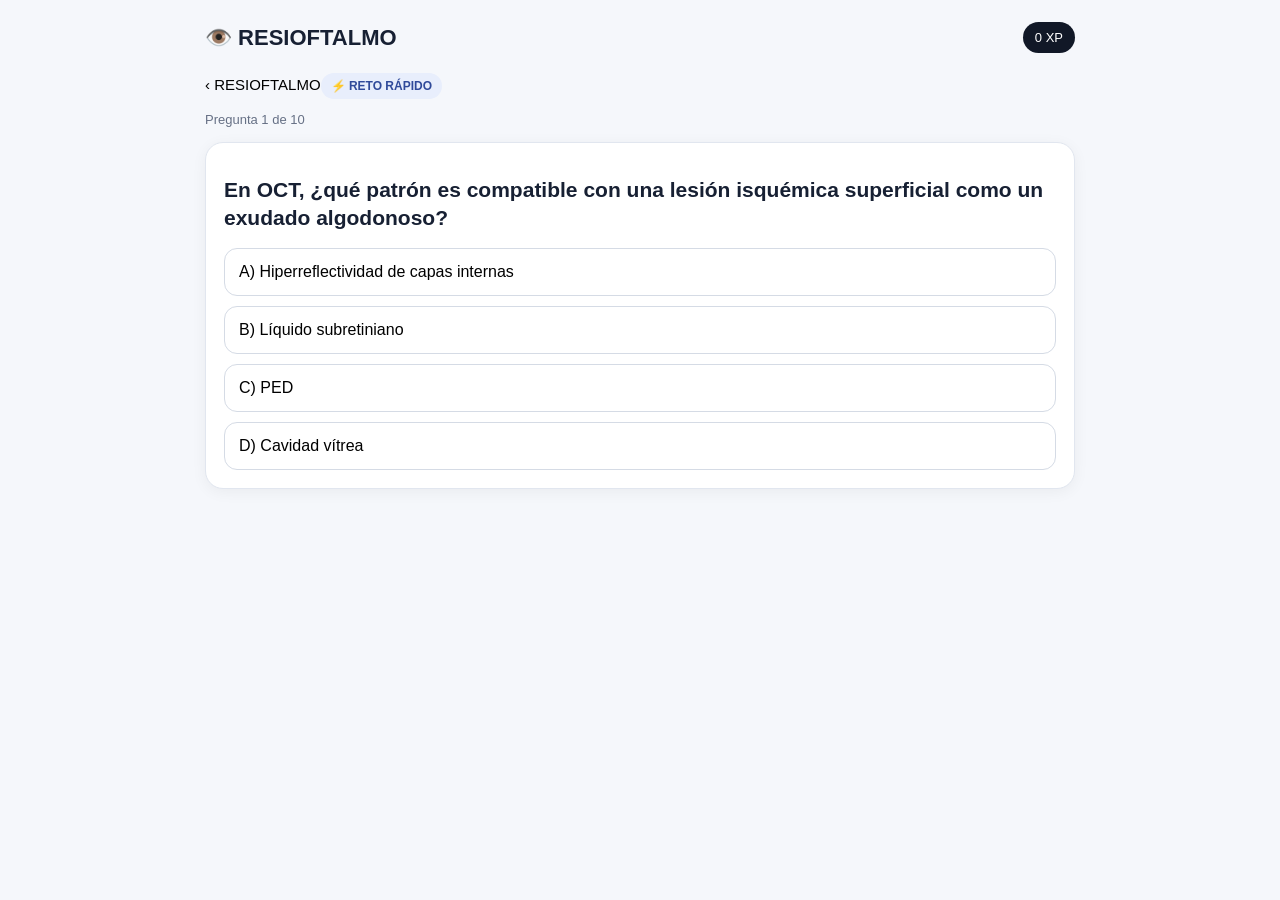
<file: reto.html>
<!doctype html><html lang="es"><head><meta charset="utf-8"><meta name="viewport" content="width=device-width,initial-scale=1"><meta name="theme-color" content="#111827"><title>Reto rápido · RESIOFTALMO</title><style>*{box-sizing:border-box}body{margin:0;font-family:-apple-system,BlinkMacSystemFont,"Segoe UI",Arial,sans-serif;background:#f5f7fb;color:#172033}main{max-width:900px;margin:auto;padding:22px 15px}.top{display:flex;justify-content:space-between;align-items:center;margin-bottom:18px}.brand{font-weight:900;font-size:22px}.xp{background:#111827;color:white;border-radius:999px;padding:8px 12px;font-size:13px}.card,.mode,.box,.feedback{background:white;border:1px solid #e1e6ef;border-radius:18px;padding:18px;box-shadow:0 3px 15px rgba(0,0,0,.05)}.grid{display:grid;grid-template-columns:1fr 1fr;gap:12px}.mode{min-height:90px;text-align:left;font-size:16px;cursor:pointer}.small{display:block;color:#667085;font-size:13px;line-height:1.45;margin-top:6px}.section{font-size:13px;font-weight:800;color:#667085;letter-spacing:.07em;text-transform:uppercase;margin:22px 0 10px}.back{border:0;background:none;padding:5px 0 12px;font-size:15px;cursor:pointer}.badge{display:inline-block;background:#e8eefc;color:#304a9a;border-radius:999px;padding:6px 10px;font-size:12px;font-weight:800}.question{font-size:21px;font-weight:800;line-height:1.35;margin:15px 0}.answers{display:grid;gap:10px}.answer,.primary{width:100%;border:1px solid #d5dbe5;background:white;border-radius:13px;padding:14px;text-align:left;font-size:16px;cursor:pointer}.answer.correct{background:#e9f8ef;border-color:#198754}.answer.wrong{background:#fff0f0;border-color:#c92a2a}.primary{background:#111827;color:white;text-align:center;margin-top:14px}.hidden{display:none!important}.feedback{margin-top:14px;line-height:1.5}.clinical-img{width:100%;max-height:430px;object-fit:contain;background:#111827;border-radius:16px;margin:12px 0}.source{font-size:11px;color:#667085;margin-top:8px}@media(max-width:650px){.grid{grid-template-columns:1fr}.question{font-size:19px}}</style></head><body><main><div class="top"><div class="brand">👁️ RESIOFTALMO</div><div class="xp" id="xp">0 XP</div></div><button class="back" onclick="home()">‹ RESIOFTALMO</button><span class="badge">⚡ RETO RÁPIDO</span><div class="small" id="count"></div><div class="box" style="margin-top:12px"><div id="q"></div><div id="answers" class="answers"></div><div id="fb" class="feedback hidden"></div><button class="primary hidden" id="next">Continuar →</button></div></main><script>let XP=Number(localStorage.getItem("resioftalmoXP")||0);function updateXP(){document.getElementById("xp").textContent=XP+" XP"}function home(){location.href="index.html"}function addXP(){XP+=100;localStorage.setItem("resioftalmoXP",XP);updateXP()}updateXP();const ALL=[["¿Qué hallazgo retiniano es una lesión blanquecina, superficial y de bordes difusos, asociada a isquemia de la retina interna?",["Exudado duro","Exudado algodonoso","Drusa","Hemorragia subretiniana"],1,"El exudado algodonoso (cotton-wool spot) representa una zona de isquemia/infarcto de la capa de fibras nerviosas de la retina.","Exudado algodonoso"],["¿En qué capa se localiza principalmente un exudado algodonoso?",["Capa de fibras nerviosas de la retina (RNFL)","Capa nuclear externa (ONL)","EPR","Coroides"],0,"Se relaciona con la capa de fibras nerviosas de la retina (RNFL, Retinal Nerve Fiber Layer).","Anatomía"],["En OCT, ¿qué patrón es compatible con una lesión isquémica superficial como un exudado algodonoso?",["Hiperreflectividad de capas internas","Líquido subretiniano","PED","Cavidad vítrea"],0,"Las lesiones isquémicas agudas de la retina interna pueden mostrar hiperreflectividad de las capas internas.","OCT"],["¿Qué lesión corresponde a una pequeña dilatación sacular de un capilar retinal, típica de retinopatía diabética?",["Microaneurisma","IRMA","NVE","Drusa"],0,"El microaneurisma es una manifestación temprana de retinopatía diabética.","Retinopatía diabética"],["¿Qué son los exudados duros?",["Depósitos lipídicos/proteicos amarillentos","Infartos de la RNFL","Vasos nuevos","Líquido subretiniano"],0,"Son depósitos lipídicos/proteicos asociados a fuga vascular crónica, especialmente alrededor de edema retinal.","Exudado duro"],["¿Qué significa IRMA?",["Intraretinal Microvascular Abnormalities — anomalías microvasculares intrarretinianas","Internal Retinal Macular Atrophy","Intraocular Retinal Microaneurysm Area","Ischemic Retinal Macular Artery"],0,"IRMA son anomalías microvasculares intrarretinianas; se asocian con isquemia y NPDR severa cuando son prominentes en el criterio 4-2-1.","IRMA"],["Según la regla 4-2-1, ¿qué hallazgo por sí solo puede clasificar la NPDR como severa?",["IRMA prominentes en ≥1 cuadrante","Un microaneurisma aislado","Un exudado duro","Una drusa"],0,"La regla 4-2-1 incluye IRMA prominentes en al menos un cuadrante como criterio de NPDR severa.","4-2-1"],["Según 4-2-1, ¿qué patrón de hemorragias/microaneurismas corresponde a NPDR severa?",["4 cuadrantes","1 cuadrante","2 cuadrantes","Solo polo posterior"],0,"Hemorragias/microaneurismas en 4 cuadrantes cumplen el criterio '4'.","4-2-1"],["Según 4-2-1, ¿qué patrón de venous beading corresponde a NPDR severa?",["2 cuadrantes","1 cuadrante","4 cuadrantes","Ninguno"],0,"El venous beading en al menos 2 cuadrantes cumple el criterio '2'.","4-2-1"],["¿Qué hallazgo convierte la retinopatía diabética en proliferativa?",["Neovascularización","Microaneurismas","Exudados duros","Hemorragias aisladas"],0,"La neovascularización retiniana o del disco define la categoría proliferativa.","PDR"],["NVD significa:",["Neovascularization of the Disc — neovascularización del disco","Nerve Vascular Disease","New Vessel Diameter","Neurovascular Disc Degeneration"],0,"NVD es neovascularización del disco óptico.","NVD"],["NVE significa:",["Neovascularization Elsewhere — neovascularización en otra localización de la retina","New Vitreous Edema","Neural Vascular Elevation","Nerve Vein Exudation"],0,"NVE se usa para neovascularización fuera del disco.","NVE"],["¿Qué tratamiento ha sido fundamental para reducir el riesgo de pérdida visual grave en PDR?",["Fotocoagulación panretiniana (PRP, Panretinal Photocoagulation)","Láser YAG posterior","Láser focal corneal","Observación en todos los casos"],0,"La PRP es un tratamiento fundamental de la PDR; la conducta se individualiza y puede incluir anti-VEGF o cirugía según el caso.","PRP"],["¿Qué tratamiento se utiliza para una rotura retinal sintomática con retina aplicada?",["Retinopexia con láser o crioterapia","PRP completa siempre","Oclusión ocular","Láser YAG"],0,"Las roturas sintomáticas con tracción pueden requerir retinopexia para crear una adhesión alrededor de la lesión.","Rotura retinal"],["¿Cuál es el mecanismo del desprendimiento de retina regmatógeno?",["Paso de líquido vítreo a través de una rotura al espacio subretiniano","Fuga exclusivamente coroidea","Tracción del nervio óptico","Opacificación del cristalino"],0,"Una rotura permite el paso de líquido al espacio subretiniano y separa la retina neurosensorial del EPR.","Desprendimiento de retina"],["PVD significa:",["Posterior Vitreous Detachment — desprendimiento vítreo posterior","Peripheral Vascular Disease","Posterior Vascular Degeneration","Primary Vitreous Disorder"],0,"PVD corresponde a desprendimiento vítreo posterior.","PVD"],["En un PVD sintomático, ¿qué hallazgo aumenta la sospecha de rotura retinal?",["Hemorragia vítrea o pigmento en vítreo","Catarata leve","Pingüécula","Ojo seco"],0,"La hemorragia vítrea o pigmento puede acompañar una rotura retinal y obliga a una evaluación cuidadosa.","PVD"],["¿Qué síntoma es clásico de tracción vítreorretiniana aguda?",["Fotopsias y miodesopsias nuevas","Diplopía monocular exclusivamente","Dolor intenso siempre","Prurito"],0,"Las fotopsias y nuevas miodesopsias son síntomas de alarma ante PVD/rotura retinal.","PVD"],["¿Qué estudio no puede descartar por sí solo una rotura retinal pequeña?",["Ultrasonido ocular","Oftalmoscopía indirecta con indentación","Biomicroscopía con lente apropiada","Examen periférico dilatado"],0,"El ultrasonido puede ser útil cuando los medios están opacos, pero no excluye todas las roturas pequeñas.","PVD"],["¿Qué es una membrana epirretiniana (ERM, Epiretinal Membrane)?",["Una proliferación fibrocelular sobre la superficie retinal interna","Líquido subretiniano","Desprendimiento del EPR","Hemorragia vítrea"],0,"La ERM se localiza sobre la superficie interna de la retina y puede producir tracción y metamorfopsias.","ERM"],["¿En qué capa se localiza principalmente un exudado algodonoso?",["Capa de fibras nerviosas de la retina (RNFL)","Capa nuclear externa (ONL)","EPR","Coroides"],0,"Se relaciona con la capa de fibras nerviosas de la retina (RNFL, Retinal Nerve Fiber Layer).","Anatomía"],["En OCT, ¿qué patrón es compatible con una lesión isquémica superficial como un exudado algodonoso?",["Hiperreflectividad de capas internas","Líquido subretiniano","PED","Cavidad vítrea"],0,"Las lesiones isquémicas agudas de la retina interna pueden mostrar hiperreflectividad de las capas internas.","OCT"],["¿Qué estructura contiene los fotorreceptores?",["Retina neurosensorial","Coroides exclusivamente","Vítreo","Esclera"],0,"Los conos y bastones forman parte de la retina neurosensorial.","Anatomía retinal"],["¿Qué capa se encuentra directamente externa a los fotorreceptores en la organización clínica del OCT?",["Epitelio pigmentario de la retina (EPR)","RNFL","ILM","Vítreo"],0,"El EPR está externo a los segmentos de los fotorreceptores y participa en su soporte metabólico.","Anatomía OCT"],["ILM significa:",["Internal Limiting Membrane — membrana limitante interna","Inner Lens Membrane","Internal Macular Layer","Intermediate Limiting Macula"],0,"ILM es la membrana limitante interna, en la interfaz retina-vítreo.","OCT"],["RNFL significa:",["Retinal Nerve Fiber Layer — capa de fibras nerviosas de la retina","Retinal Nuclear Fiber Layer","Retinal Neurovascular Flow Layer","Retinal Foveal Nerve Layer"],0,"RNFL corresponde a la capa de fibras nerviosas de la retina.","OCT"],["GCC significa:",["Ganglion Cell Complex — complejo de células ganglionares","Glial Choroidal Complex","Ganglion Capillary Circle","Global Choroidal Count"],0,"GCC agrupa capas relacionadas con células ganglionares y sus prolongaciones; es usado en análisis de glaucoma.","OCT"],["¿Qué patrón de OCT corresponde a edema intrarretiniano?",["Espacios hiporreflectivos dentro de la retina","Espacio entre retina y EPR","Elevación del EPR exclusivamente","Hiperreflectividad coroidea aislada"],0,"El líquido intrarretiniano suele verse como espacios hiporreflectivos/císticos dentro de la retina.","OCT"],["DME significa:",["Diabetic Macular Edema — edema macular diabético","Dry Macular Epithelium","Diabetic Microvascular Exudation","Diffuse Macular Epithelium"],0,"DME es edema macular diabético.","DME"],["¿Cuál es una herramienta clave para cuantificar edema macular y caracterizar líquido?",["OCT","Paquimetría corneal","Campimetría exclusivamente","Topografía corneal"],0,"La OCT permite identificar y seguir líquido intrarretiniano, subretiniano y cambios estructurales maculares.","DME"],["En OCT, ¿qué patrón es compatible con una lesión isquémica superficial como un exudado algodonoso?",["Hiperreflectividad de capas internas","Líquido subretiniano","PED","Cavidad vítrea"],0,"Las lesiones isquémicas agudas de la retina interna pueden mostrar hiperreflectividad de las capas internas.","OCT"],["¿Qué patrón de OCT sugiere ERM?",["Banda hiperreflectiva sobre la superficie interna con distorsión","Espacio subretiniano aislado","PED sin tracción","Atrofia coroidea aislada"],0,"La ERM aparece como una banda hiperreflectiva sobre la superficie retinal interna y puede distorsionar la arquitectura macular.","ERM"],["SRF significa:",["Subretinal Fluid — líquido subretiniano","Superficial Retinal Fibrosis","Subfoveal Retinal Flow","Serous Retinal Fibrosis"],0,"SRF es líquido ubicado entre la retina neurosensorial y el EPR.","SRF"],["¿Dónde se localiza el líquido subretiniano en OCT?",["Entre retina neurosensorial y EPR","Dentro del vítreo","Dentro de la coroides","Entre córnea y cristalino"],0,"El SRF separa la retina neurosensorial del epitelio pigmentario de la retina.","SRF"],["PED significa:",["Pigment Epithelial Detachment — desprendimiento del epitelio pigmentario","Posterior Epiretinal Disorder","Peripheral Edema Detachment","Photoreceptor Epithelial Degeneration"],0,"PED es elevación/separación del EPR respecto de la membrana de Bruch.","PED"],["¿Qué es un agujero macular de espesor completo?",["Defecto de espesor completo de la retina neurosensorial en la fóvea","Desprendimiento del EPR","Hemorragia vítrea","Drusa blanda"],0,"El agujero macular de espesor completo atraviesa las capas neurosensoriales hasta la superficie interna.","Agujero macular"],["RNFL significa:",["Retinal Nerve Fiber Layer — capa de fibras nerviosas de la retina","Retinal Nuclear Fiber Layer","Retinal Neurovascular Flow Layer","Retinal Foveal Nerve Layer"],0,"RNFL corresponde a la capa de fibras nerviosas de la retina.","OCT"],["GCC significa:",["Ganglion Cell Complex — complejo de células ganglionares","Glial Choroidal Complex","Ganglion Capillary Circle","Global Choroidal Count"],0,"GCC agrupa capas relacionadas con células ganglionares y sus prolongaciones; es usado en análisis de glaucoma.","OCT"],["¿Qué patrón de OCT corresponde a edema intrarretiniano?",["Espacios hiporreflectivos dentro de la retina","Espacio entre retina y EPR","Elevación del EPR exclusivamente","Hiperreflectividad coroidea aislada"],0,"El líquido intrarretiniano suele verse como espacios hiporreflectivos/císticos dentro de la retina.","OCT"],["DME significa:",["Diabetic Macular Edema — edema macular diabético","Dry Macular Epithelium","Diabetic Microvascular Exudation","Diffuse Macular Epithelium"],0,"DME es edema macular diabético.","DME"],["¿Qué tratamiento ha sido fundamental para reducir el riesgo de pérdida visual grave en PDR?",["Fotocoagulación panretiniana (PRP, Panretinal Photocoagulation)","Láser YAG posterior","Láser focal corneal","Observación en todos los casos"],0,"La PRP es un tratamiento fundamental de la PDR; la conducta se individualiza y puede incluir anti-VEGF o cirugía según el caso.","PRP"],["¿Qué tratamiento se utiliza para una rotura retinal sintomática con retina aplicada?",["Retinopexia con láser o crioterapia","PRP completa siempre","Oclusión ocular","Láser YAG"],0,"Las roturas sintomáticas con tracción pueden requerir retinopexia para crear una adhesión alrededor de la lesión.","Rotura retinal"],["¿Qué es una hemorragia prerretiniana/subhialoidea?",["Sangre localizada anterior a la retina, bajo la hialoides posterior o en espacio subhialoideo","Sangre dentro de la coroides únicamente","Sangre dentro del cristalino","Sangre exclusivamente sub-EPR"],0,"La hemorragia prerretiniana se sitúa por delante de la retina, en relación con la hialoides posterior.","Hemorragia retinal"],["¿Qué componente define un desprendimiento de retina regmatógeno?",["Una rotura retinal","Edema macular","Drusas","Hemorragia conjuntival"],0,"La presencia de una rotura retinal permite el paso de líquido al espacio subretiniano.","Desprendimiento de retina"],["¿La degeneración lattice asintomática debe recibir láser profiláctico de rutina en todos los casos?",["No","Sí, siempre","Solo si hay catarata","Solo si existe ojo seco"],0,"El tratamiento profiláctico rutinario de toda lattice no está generalmente indicado; la decisión depende del riesgo y del contexto clínico.","Lattice"],["¿Qué significa IRMA?",["Intraretinal Microvascular Abnormalities — anomalías microvasculares intrarretinianas","Internal Retinal Macular Atrophy","Intraocular Retinal Microaneurysm Area","Ischemic Retinal Macular Artery"],0,"IRMA son anomalías microvasculares intrarretinianas; se asocian con isquemia y NPDR severa cuando son prominentes en el criterio 4-2-1.","IRMA"],["Según la regla 4-2-1, ¿qué hallazgo por sí solo puede clasificar la NPDR como severa?",["IRMA prominentes en ≥1 cuadrante","Un microaneurisma aislado","Un exudado duro","Una drusa"],0,"La regla 4-2-1 incluye IRMA prominentes en al menos un cuadrante como criterio de NPDR severa.","4-2-1"],["Según 4-2-1, ¿qué patrón de hemorragias/microaneurismas corresponde a NPDR severa?",["4 cuadrantes","1 cuadrante","2 cuadrantes","Solo polo posterior"],0,"Hemorragias/microaneurismas en 4 cuadrantes cumplen el criterio '4'.","4-2-1"],["Según 4-2-1, ¿qué patrón de venous beading corresponde a NPDR severa?",["2 cuadrantes","1 cuadrante","4 cuadrantes","Ninguno"],0,"El venous beading en al menos 2 cuadrantes cumple el criterio '2'.","4-2-1"],["¿Qué hallazgo convierte la retinopatía diabética en proliferativa?",["Neovascularización","Microaneurismas","Exudados duros","Hemorragias aisladas"],0,"La neovascularización retiniana o del disco define la categoría proliferativa.","PDR"]];const QS=[...ALL].sort(()=>Math.random()-.5).slice(0,10);let i=0;function draw(){let z=QS[i];document.getElementById("count").textContent="Pregunta "+(i+1)+" de 10";document.getElementById("q").innerHTML="<div class='question'>"+z[0]+"</div>";document.getElementById("answers").innerHTML=z[1].map((a,n)=>"<button class='answer' onclick='pick("+n+")'>"+String.fromCharCode(65+n)+") "+a+"</button>").join("");document.getElementById("fb").classList.add("hidden");document.getElementById("next").classList.add("hidden")}function pick(n){let z=QS[i],bs=[...document.querySelectorAll(".answer")],ok=n===z[2];bs[z[2]].classList.add("correct");bs.forEach(b=>b.disabled=true);if(ok)addXP();else bs[n].classList.add("wrong");document.getElementById("fb").innerHTML=(ok?"🎯 <b>Correcto.</b> +100 XP":"❌ <b>Incorrecto.</b>")+"<br><br><b>Perla:</b> "+z[3];document.getElementById("fb").classList.remove("hidden");document.getElementById("next").classList.remove("hidden")}document.getElementById("next").onclick=function(){i++;if(i>=QS.length){document.getElementById("q").innerHTML="<div class='question'>🎉 Reto terminado</div>";document.getElementById("answers").innerHTML="<div class='card'>XP total: "+XP+"</div>";document.getElementById("fb").classList.add("hidden");document.getElementById("next").classList.add("hidden")}else draw()};draw();</script></body></html>
</file>
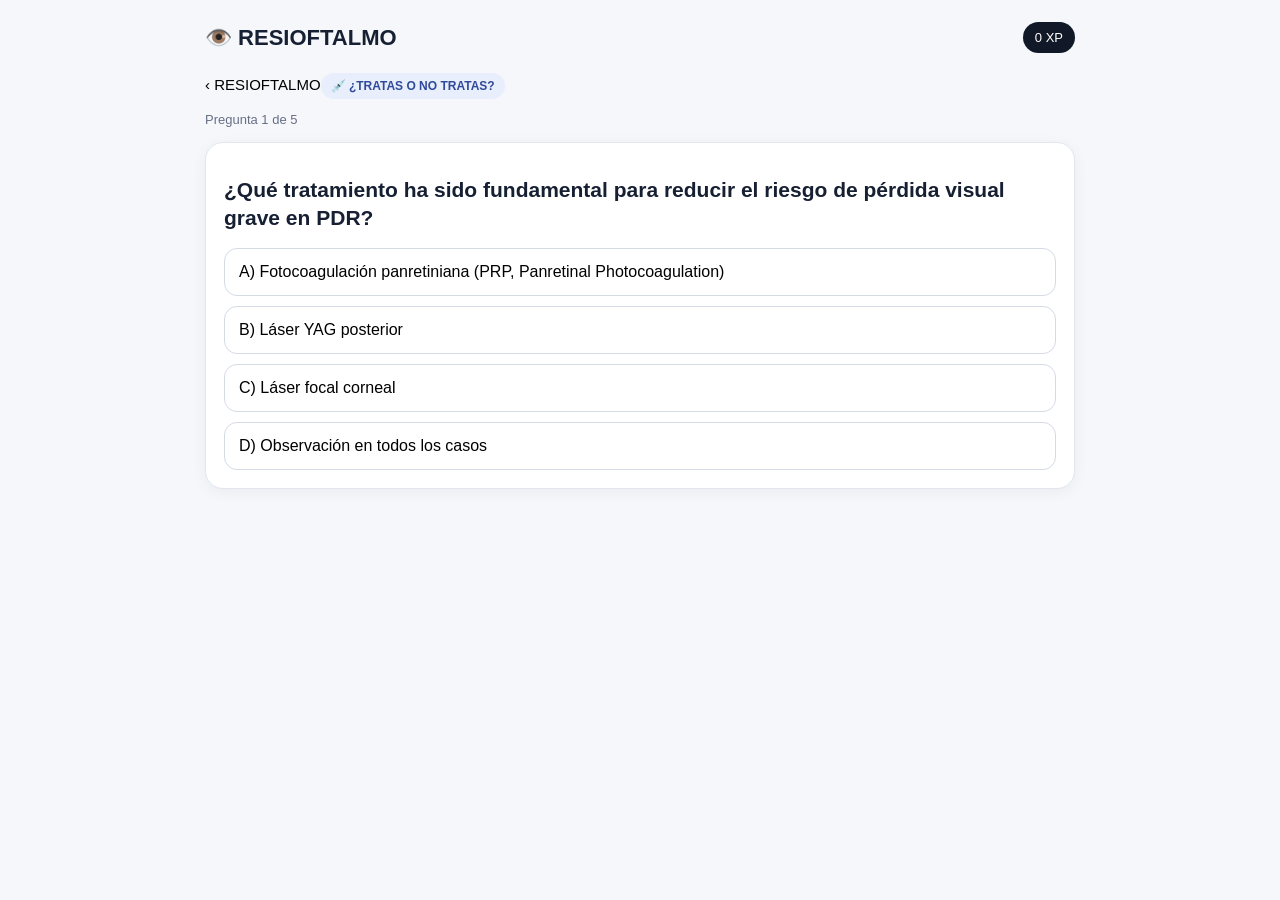
<file: tratamiento.html>
<!doctype html><html lang="es"><head><meta charset="utf-8"><meta name="viewport" content="width=device-width,initial-scale=1"><meta name="theme-color" content="#111827"><title>💉 ¿TRATAS O NO TRATAS? · RESIOFTALMO</title><style>*{box-sizing:border-box}body{margin:0;font-family:-apple-system,BlinkMacSystemFont,"Segoe UI",Arial,sans-serif;background:#f5f7fb;color:#172033}main{max-width:900px;margin:auto;padding:22px 15px}.top{display:flex;justify-content:space-between;align-items:center;margin-bottom:18px}.brand{font-weight:900;font-size:22px}.xp{background:#111827;color:white;border-radius:999px;padding:8px 12px;font-size:13px}.card,.mode,.box,.feedback{background:white;border:1px solid #e1e6ef;border-radius:18px;padding:18px;box-shadow:0 3px 15px rgba(0,0,0,.05)}.grid{display:grid;grid-template-columns:1fr 1fr;gap:12px}.mode{min-height:90px;text-align:left;font-size:16px;cursor:pointer}.small{display:block;color:#667085;font-size:13px;line-height:1.45;margin-top:6px}.section{font-size:13px;font-weight:800;color:#667085;letter-spacing:.07em;text-transform:uppercase;margin:22px 0 10px}.back{border:0;background:none;padding:5px 0 12px;font-size:15px;cursor:pointer}.badge{display:inline-block;background:#e8eefc;color:#304a9a;border-radius:999px;padding:6px 10px;font-size:12px;font-weight:800}.question{font-size:21px;font-weight:800;line-height:1.35;margin:15px 0}.answers{display:grid;gap:10px}.answer,.primary{width:100%;border:1px solid #d5dbe5;background:white;border-radius:13px;padding:14px;text-align:left;font-size:16px;cursor:pointer}.answer.correct{background:#e9f8ef;border-color:#198754}.answer.wrong{background:#fff0f0;border-color:#c92a2a}.primary{background:#111827;color:white;text-align:center;margin-top:14px}.hidden{display:none!important}.feedback{margin-top:14px;line-height:1.5}.clinical-img{width:100%;max-height:430px;object-fit:contain;background:#111827;border-radius:16px;margin:12px 0}.source{font-size:11px;color:#667085;margin-top:8px}@media(max-width:650px){.grid{grid-template-columns:1fr}.question{font-size:19px}}</style></head><body><main><div class="top"><div class="brand">👁️ RESIOFTALMO</div><div class="xp" id="xp">0 XP</div></div><button class="back" onclick="home()">‹ RESIOFTALMO</button><span class="badge">💉 ¿TRATAS O NO TRATAS?</span><div class="small" id="count"></div><div class="box" style="margin-top:12px"><div id="q"></div><div id="answers" class="answers"></div><div id="fb" class="feedback hidden"></div><button class="primary hidden" id="next">Continuar →</button></div></main><script>let XP=Number(localStorage.getItem("resioftalmoXP")||0);function updateXP(){document.getElementById("xp").textContent=XP+" XP"}function home(){location.href="index.html"}function addXP(){XP+=100;localStorage.setItem("resioftalmoXP",XP);updateXP()}updateXP();const QS=[["¿Qué tratamiento ha sido fundamental para reducir el riesgo de pérdida visual grave en PDR?",["Fotocoagulación panretiniana (PRP, Panretinal Photocoagulation)","Láser YAG posterior","Láser focal corneal","Observación en todos los casos"],0,"La PRP es un tratamiento fundamental de la PDR; la conducta se individualiza y puede incluir anti-VEGF o cirugía según el caso.","PRP"],["¿Qué tratamiento se utiliza para una rotura retinal sintomática con retina aplicada?",["Retinopexia con láser o crioterapia","PRP completa siempre","Oclusión ocular","Láser YAG"],0,"Las roturas sintomáticas con tracción pueden requerir retinopexia para crear una adhesión alrededor de la lesión.","Rotura retinal"],["¿Qué es una hemorragia prerretiniana/subhialoidea?",["Sangre localizada anterior a la retina, bajo la hialoides posterior o en espacio subhialoideo","Sangre dentro de la coroides únicamente","Sangre dentro del cristalino","Sangre exclusivamente sub-EPR"],0,"La hemorragia prerretiniana se sitúa por delante de la retina, en relación con la hialoides posterior.","Hemorragia retinal"],["¿Qué componente define un desprendimiento de retina regmatógeno?",["Una rotura retinal","Edema macular","Drusas","Hemorragia conjuntival"],0,"La presencia de una rotura retinal permite el paso de líquido al espacio subretiniano.","Desprendimiento de retina"],["¿La degeneración lattice asintomática debe recibir láser profiláctico de rutina en todos los casos?",["No","Sí, siempre","Solo si hay catarata","Solo si existe ojo seco"],0,"El tratamiento profiláctico rutinario de toda lattice no está generalmente indicado; la decisión depende del riesgo y del contexto clínico.","Lattice"]];let i=0,errors=0;function draw(){let z=QS[i];document.getElementById("count").textContent="Pregunta "+(i+1)+" de "+QS.length;document.getElementById("q").innerHTML="<div class='question'>"+z[0]+"</div>";document.getElementById("answers").innerHTML=z[1].map((a,n)=>"<button class='answer' onclick='pick("+n+")'>"+String.fromCharCode(65+n)+") "+a+"</button>").join("");document.getElementById("fb").classList.add("hidden");document.getElementById("next").classList.add("hidden")}function pick(n){let z=QS[i],bs=[...document.querySelectorAll(".answer")],ok=n===z[2];bs[z[2]].classList.add("correct");bs.forEach(b=>b.disabled=true);if(ok)addXP();else{bs[n].classList.add("wrong");errors++}document.getElementById("fb").innerHTML=(ok?"🎯 <b>Correcto.</b> +100 XP":"❌ <b>Incorrecto.</b>")+"<br><br><b>Perla:</b> "+z[3];document.getElementById("fb").classList.remove("hidden");document.getElementById("next").classList.remove("hidden")}document.getElementById("next").onclick=function(){i++;if(i>=QS.length){document.getElementById("q").innerHTML="<div class='question'>🎉 Ronda terminada</div>";document.getElementById("answers").innerHTML="<div class='card'>Errores: "+errors+" · XP total: "+XP+"</div>";document.getElementById("fb").classList.add("hidden");document.getElementById("next").classList.add("hidden")}else draw()};draw();</script></body></html>
</file>
